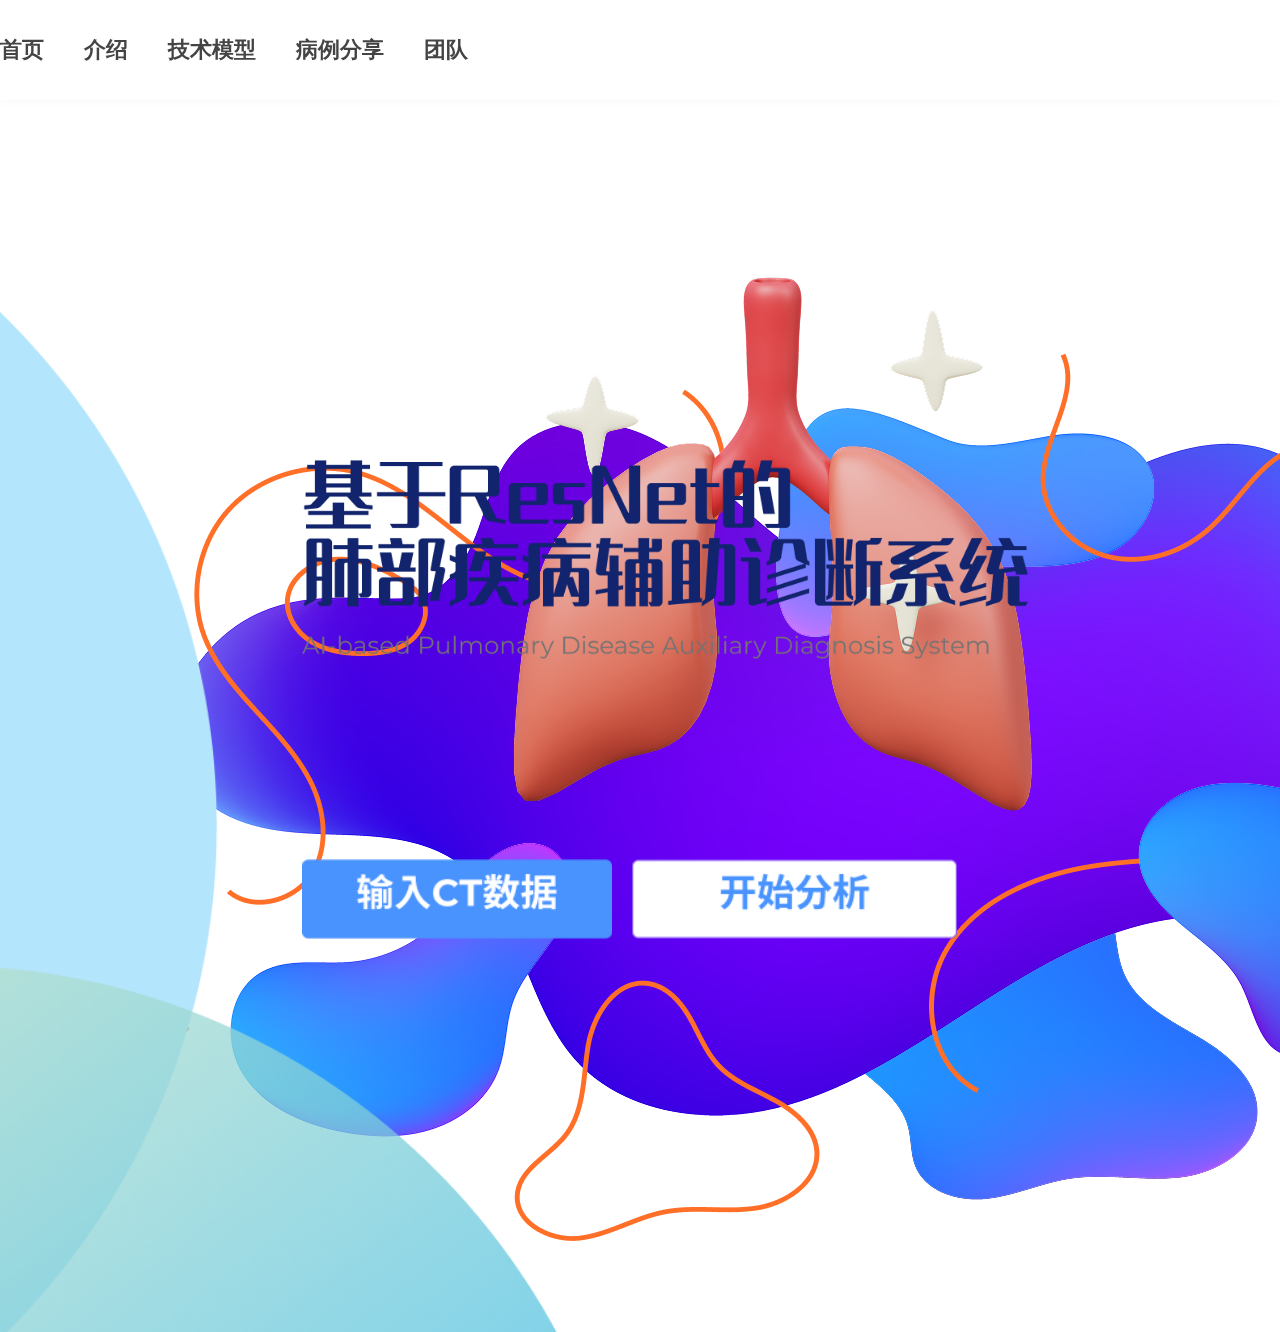
<file: AI_dazuoye/index.html>
<!DOCTYPE html>
<html>
    <head>
        <meta charset="utf-8" />
        <title>基于ResNet的肺部疾病辅助诊断系统</title>
        <link rel="stylesheet" href="css/style.css">
    </head>
    <body>
        <!-- 顶部导航栏 -->
        <nav class="navbar">
            <div class="nav-container">
                <ul class="nav-links">
                    <li><a href="index.html" class="active">首页</a></li>
                    <li><a href="jieshao.html" >介绍</a></li>
                    <li><a href="jishumoxing.html">技术模型</a></li>
                    <li><a href="binglifenxiang.html">病例分享</a></li>
                    <li><a href="tuandui.html">团队</a></li>
                </ul>
            </div>
        </nav>
        <main class="main-section">
            <!-- 左侧内容区 -->
            <div class="left-content">
                <img src="img/index/标题文字.png" alt="主标题" class="main-title-img">
                
                <div class="btn-group">
                    <img src="img/index/输入ct数据.png" alt="输入CT数据" class="btn-img btn-upload" id="btnUpload">
                    <img src="img/index/开始分析.png" alt="开始分析" class="btn-img btn-analyze" id="btnAnalyze">
                </div>
                <!-- 左下角渐变背景 -->
                <img src="img/index/backround 2.png" alt="左下角背景" class="bg-left-img">
            </div>
            <!-- 右侧插画区（可后续补充肺部插画） -->
            <div class="right-illustration">
                <img src="img/index/background new.png" alt="插画" class="illustration-img">
            </div>

        </main>
        <!-- 弹窗遮罩和弹窗内容 -->
        <div id="modal-mask" class="modal-mask" style="display:none;"></div>
        <div id="modal-upload" class="modal-dialog" style="display:none;">
            <!-- 弹窗1：上传CT图像数据 -->
            <div class="modal-header">
                <span class="modal-title">上传CT图像数据</span>
                <span class="modal-subtitle">Upload CT image data and wait for a while</span>
                <button class="modal-close" id="modalCloseBtn1">×</button>
            </div>
            <div class="modal-body">
                <div class="modal-upload-area" id="modalUploadArea">
                    <img src="img/弹窗/弹窗1.png" alt="上传CT图像" class="modal-upload-icon">
                    <div class="modal-upload-text">上传CT图像</div>
                    <div class="modal-upload-or">OR</div>
                    <label class="modal-upload-btn">
                        <input type="file" id="modalFileInput" style="display:none;">
                        浏览本地文件
                    </label>
                </div>
            </div>
            <div class="modal-footer">
                <button class="modal-btn modal-cancel" id="modalCancelBtn1">取消</button>
                <button class="modal-btn modal-primary" id="modalUploadBtn">生成</button>
            </div>
        </div>
        <div id="modal-upload-success" class="modal-dialog" style="display:none;">
            <!-- 弹窗2：上传成功 -->
            <div class="modal-header">
                <span class="modal-title">上传CT图像数据</span>
                <span class="modal-subtitle">Upload CT image data and wait for a while</span>
                <button class="modal-close" id="modalCloseBtn2">×</button>
            </div>
            <div class="modal-body">
                <div class="modal-upload-area modal-upload-area-success">
                    <img src="img/弹窗/弹窗2.png" alt="上传成功" class="modal-upload-icon">
                    <div class="modal-upload-text">成功上传CT图像</div>
                </div>
            </div>
            <div class="modal-footer">
                <button class="modal-btn modal-cancel" id="modalCancelBtn2">取消</button>
                <button class="modal-btn modal-primary" id="modalAnalyzeBtn">开始分析</button>
            </div>
        </div>
        <div id="modal-result" class="modal-dialog" style="display:none;">
            <!-- 弹窗3：分析结果 -->
            <div class="modal-header">
                <span class="modal-title">患病二分检测</span>
                <span class="modal-subtitle">Generate a binary detection for the disease</span>
                <button class="modal-close" id="modalCloseBtn3">×</button>
            </div>
            <div class="modal-body modal-body-flex">
                <img src="img/弹窗/患病装饰.png" alt="装饰" class="modal-bg-illu">
                <div class="modal-result-text">
                    <span class="modal-result-label">患病</span>
                </div>
                <img src="img/弹窗/患病ct.png" alt="CT结果" class="modal-ct-img">
            </div>
            <div class="modal-footer">
                <button class="modal-btn modal-cancel" id="modalCancelBtn3">取消</button>
                <button class="modal-btn modal-primary" id="modalReportBtn">生成辅助报告</button>
            </div>
        </div>
        <!-- 健康结果弹窗 -->
        <div id="modal-result-healthy" class="modal-dialog" style="display:none;min-width:600px;">
            <div class="modal-header">
                <span class="modal-title">健康二分检测</span>
                <span class="modal-subtitle">Generate a binary detection for the disease</span>
                <button class="modal-close" id="modalCloseBtn4">×</button>
            </div>
            <div class="modal-body modal-body-flex">
                <img src="img/弹窗/健康装饰.png" alt="装饰" class="modal-bg-illu">
                <div class="modal-result-text">
                    <span class="modal-result-label" style="color:#1abc9c;">健康</span>
                </div>
                <img src="img/弹窗/健康ct.png" alt="CT结果" class="modal-ct-img">
            </div>
            <div class="modal-footer">
                <button class="modal-btn modal-cancel" id="modalCancelBtn4">取消</button>
                <button class="modal-btn modal-primary" id="modalReportBtnHealthy">收到</button>
            </div>
        </div>
        <!-- 提示弹窗：请先输入CT数据 -->
        <div id="modal-tip" class="modal-dialog" style="display:none;min-width:320px;width:360px;">
            <div class="modal-header">
                <span class="modal-title">提示</span>
                <button class="modal-close" id="modalCloseBtnTip">×</button>
            </div>
            <div class="modal-body" style="padding-bottom:0;">
                <div style="font-size:18px;color:#1761a0;text-align:center;margin:24px 0 8px 0;">请先输入CT数据</div>
            </div>
            <div class="modal-footer" style="justify-content:center;">
                <button class="modal-btn modal-primary" id="modalTipOkBtn">确定</button>
            </div>
        </div>
        <script src="js/main.js"></script>
    </body>
</html>
</file>
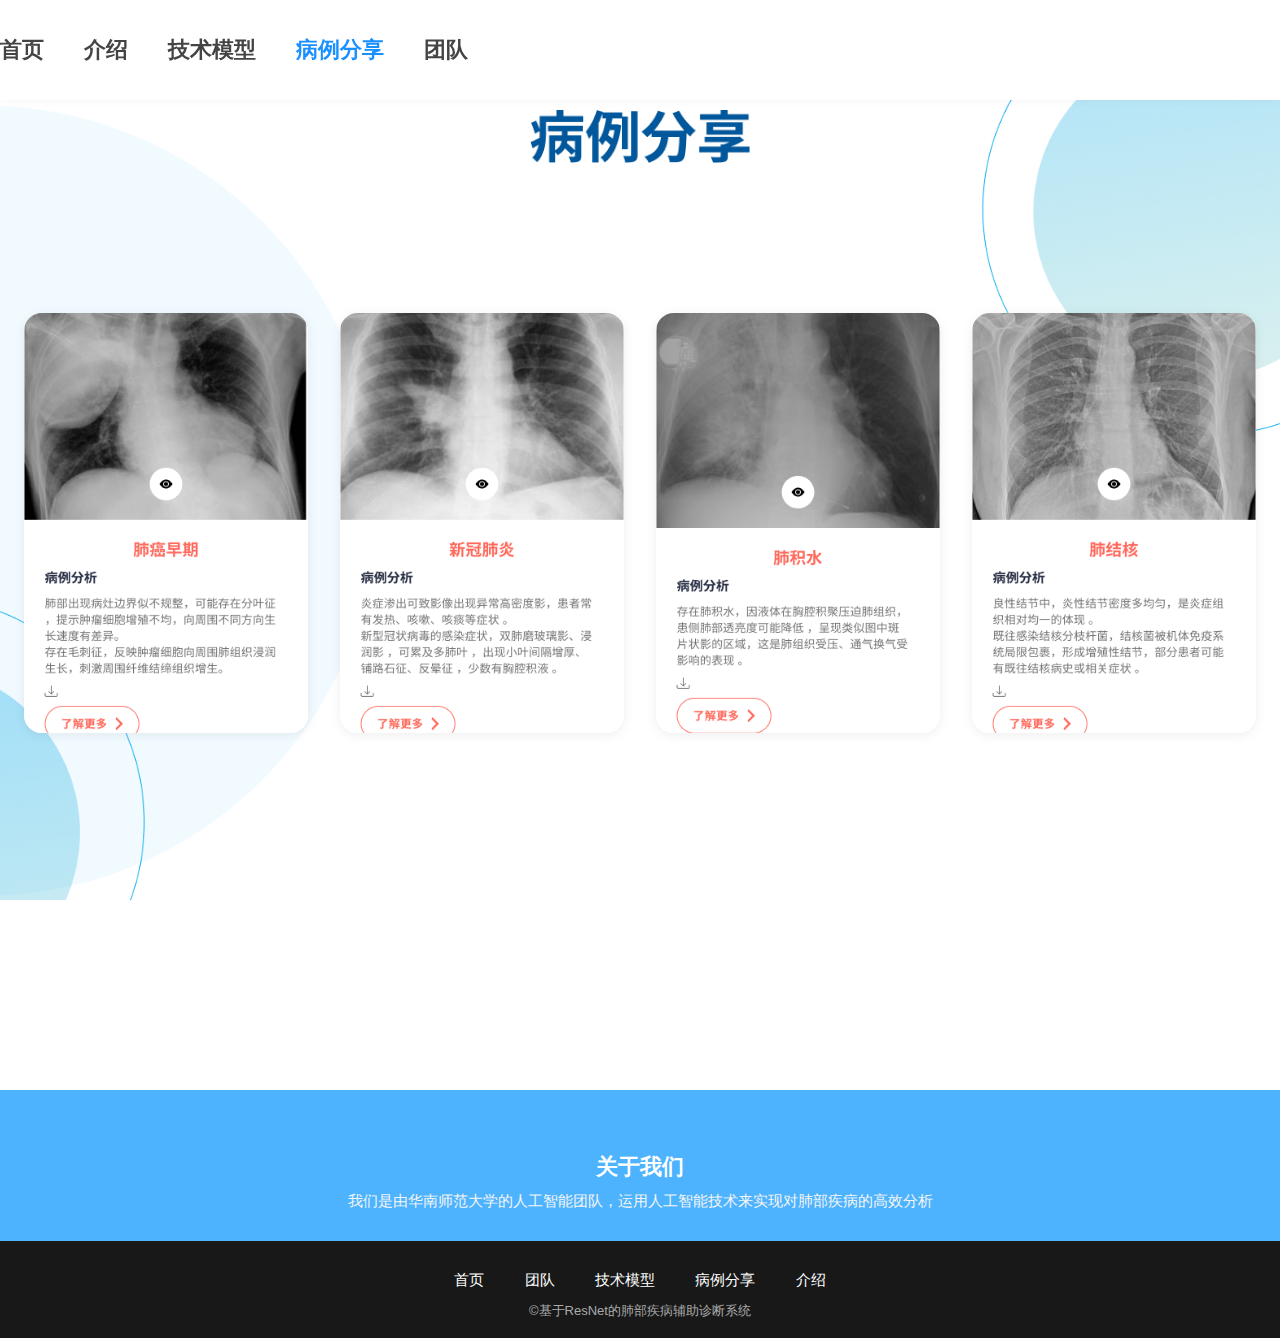
<file: AI_dazuoye/binglifenxiang.html>
<!DOCTYPE html>
<html>
<head>
    <meta charset="utf-8" />
    <title>病例分享 - 基于ResNet的肺部疾病辅助诊断系统</title>
    <link rel="stylesheet" href="css/jieshao.css">
    <style>
        .bingli-bg-full {
            position: fixed;
            left: 0; top: 0; width: 100vw; height: 100vh;
            z-index: 0;
            object-fit: cover;
            pointer-events: none;
            user-select: none;
        }
        .bingli-main {
            max-width: 1300px;
            margin: 0 auto;
            padding: 110px 24px 0 24px;
            position: relative;
            min-height: 100vh;
            z-index: 1;
        }
        .bingli-title {
            display: block;
            margin: 0 auto 40px auto;
            max-width: 220px;
            width: 40vw;
        }
        .bingli-cards {
            display: flex;
            flex-direction: row;
            justify-content: center;
            align-items: stretch;
            gap: 48px;
            margin-top: 150px;
            
            position: relative;
            z-index: 2;
        }
        .bingli-card-img {
            width: 380px;
            height: 500px;
            max-width: 100vw;
            border-radius: 18px;
            box-shadow: 0 2px 12px rgba(0,0,0,0.07);
            background: #fff;
            display: block;
            object-fit: cover;
        }
        @media (max-width: 1500px) {
            .bingli-card-img { width: 320px; height: 420px; }
            .bingli-cards { gap: 32px; }
        }
        @media (max-width: 1100px) {
            .bingli-card-img { width: 240px; height: 320px; }
            .bingli-cards { gap: 18px; }
        }
        @media (max-width: 900px) {
            .bingli-cards { flex-direction: column; align-items: center; gap: 24px; }
            .bingli-card-img { width: 90vw; max-width: 400px; height: auto; }
        }
    </style>
</head>
<body>
    <!-- 全屏背景图片 -->
    <img src="img/binglifenxiang/背景.png" alt="全屏背景" class="bingli-bg-full">
    <!-- 顶部导航栏 -->
    <nav class="navbar">
        <div class="nav-container">
            <ul class="nav-links">
                <li><a href="index.html">首页</a></li>
                <li><a href="jieshao.html">介绍</a></li>
                <li><a href="jishumoxing.html">技术模型</a></li>
                <li><a href="binglifenxiang.html" class="active">病例分享</a></li>
                <li><a href="tuandui.html">团队</a></li>
            </ul>
        </div>
    </nav>
    <main class="bingli-main">
        <!-- 标题图片 -->
        <div>
            <img src="img/binglifenxiang/标题.png" alt="病例分享" class="bingli-title"> 
        </div>
        <!-- 四个病例卡片 -->
        <div class="bingli-cards">
            <img src="img/binglifenxiang/col-md-1.png" alt="病例1" class="bingli-card-img">
            <img src="img/binglifenxiang/col-md-2.png" alt="病例2" class="bingli-card-img">
            <img src="img/binglifenxiang/col-md-3.png" alt="病例3" class="bingli-card-img">
            <img src="img/binglifenxiang/col-md-4.png" alt="病例4" class="bingli-card-img">
        </div>
    </main>
    <!-- 底部蓝色区块和页脚 -->
    <footer class="jieshao-footer">
        <div class="footer-blue">
            <div class="footer-about">
                <h3>关于我们</h3>
                <p>我们是由华南师范大学的人工智能团队，运用人工智能技术来实现对肺部疾病的高效分析</p>
            </div>
        </div>
        <div class="footer-black">
            <div class="footer-nav">
                <a href="index.html">首页</a>
                <a href="tuandui.html">团队</a>
                <a href="jishumoxing.html">技术模型</a>
                <a href="binglifenxiang.html">病例分享</a>
                <a href="jieshao.html">介绍</a>
            </div>
            <div class="footer-copyright">
                ©基于ResNet的肺部疾病辅助诊断系统
            </div>
        </div>
    </footer>
</body>
</html>
</file>
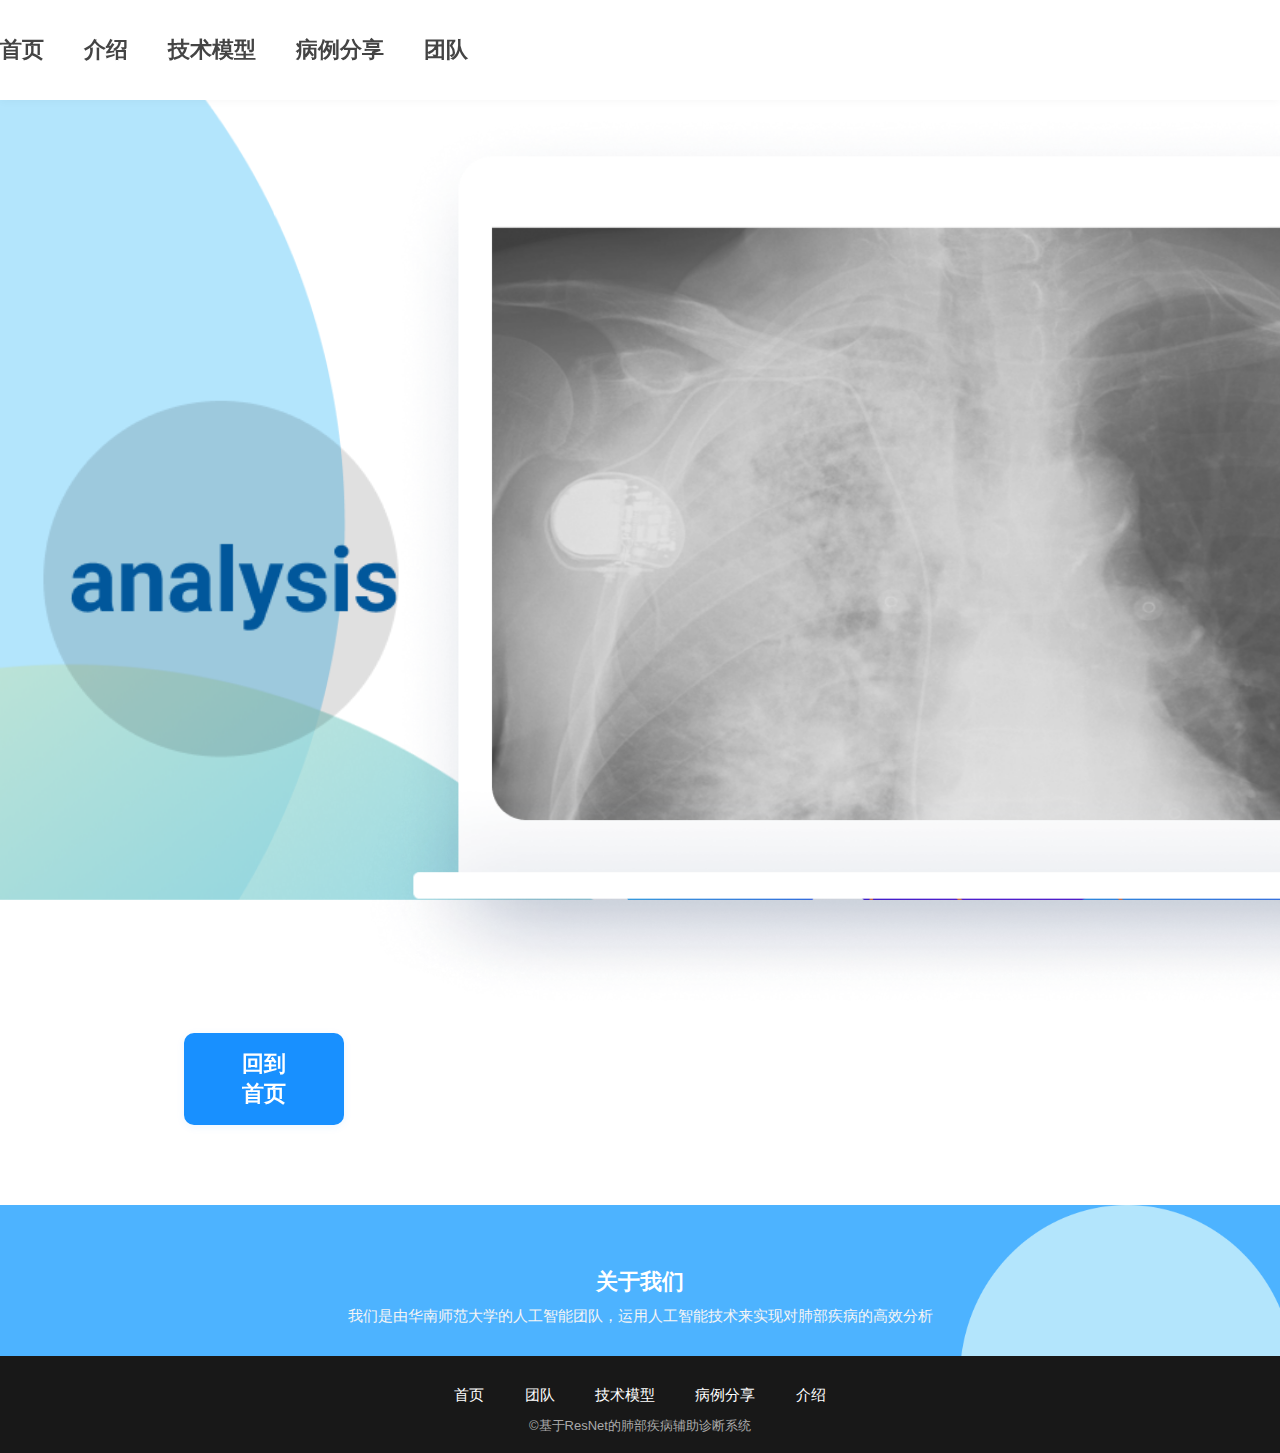
<file: AI_dazuoye/fenxi.html>
<!DOCTYPE html>
<html>
<head>
    <meta charset="utf-8" />
    <title>分析结果 - 基于ResNet的肺部疾病辅助诊断系统</title>
    <link rel="stylesheet" href="css/jieshao.css">
    <style>
        body { background: #fff; }
        .fenxi-main {
            max-width: 1600px;
            margin: 0 auto;
            padding: 110px 24px 0 24px;
            min-height: 100vh;
            position: relative;
            display: flex;
            flex-direction: row;
            align-items: flex-start;
            z-index: 1;
        }
        .fenxi-left {
            flex: 1.2;
            display: flex;
            flex-direction: column;
            align-items: flex-start;
            justify-content: center;
            z-index: 2;
            min-width: 320px;
        }
        .fenxi-text-img {
            width: 600px;
            max-width: 98vw;
            margin-bottom: 40px;
        }
        .fenxi-btn {
            display: inline-block;
            background: #1890ff;
            color: #fff;
            font-size: 22px;
            border: none;
            border-radius: 10px;
            padding: 16px 48px;
            margin-top: 18px;
            cursor: pointer;
            font-weight: bold;
            box-shadow: 0 2px 8px rgba(24,144,255,0.08);
            transition: background 0.2s;
        }
        .fenxi-btn:hover {
            background: #1761a0;
        }
        .fenxi-right {
            flex: 2;
            display: flex;
            align-items: center;
            justify-content: center;
            z-index: 2;
        }
        .fenxi-show-img {
            width: 900px;
            max-width: 98vw;
            border-radius: 22px;
            box-shadow: 0 2px 18px rgba(0,0,0,0.07);
            background: transparent;
        }
        .fenxi-bg-left {
            position: fixed;
            left: 0; top: 0;
            width: 800px;
            height: 100vh;
            max-width: 70vw;
            min-width: 200px;
            z-index: 0;
            pointer-events: none;
            user-select: none;
            object-fit: cover;
        }
        .fenxi-bg-right {
            position: fixed;
            right: 0; bottom: 0;
            width: 700px;
            max-width: 60vw;
            min-width: 200px;
            z-index: 0;
            pointer-events: none;
            user-select: none;
        }
        @media (max-width: 1300px) {
            .fenxi-text-img { width: 90vw; }
            .fenxi-show-img { width: 98vw; }
            .fenxi-bg-left { width: 60vw; }
        }
        @media (max-width: 1100px) {
            .fenxi-main { flex-direction: column; align-items: center; }
            .fenxi-left, .fenxi-right { width: 100%; align-items: center; }
            .fenxi-text-img { width: 98vw; }
            .fenxi-show-img { width: 98vw; }
            .fenxi-bg-left, .fenxi-bg-right { width: 60vw; min-width: 120px; height: 60vw; }
        }
    </style>
</head>
<body>
    <!-- 背景装饰 -->
    <img src="img/分析/Background 2.png" alt="左侧背景" class="fenxi-bg-left">
    <img src="img/分析/background 1.png" alt="右下背景" class="fenxi-bg-right">
    <!-- 顶部导航栏 -->
    <nav class="navbar">
        <div class="nav-container">
            <ul class="nav-links">
                <li><a href="index.html">首页</a></li>
                <li><a href="jieshao.html">介绍</a></li>
                <li><a href="jishumoxing.html">技术模型</a></li>
                <li><a href="binglifenxiang.html">病例分享</a></li>
                <li><a href="tuandui.html">团队</a></li>
            </ul>
        </div>
    </nav>
    <main class="fenxi-main">
        <!-- 左侧分析文字图片和按钮 -->
        <div class="fenxi-left">
            <img src="img/分析/分析文字.png" alt="分析文字" class="fenxi-text-img">
            <button class="fenxi-btn" onclick="window.location.href='index.html'" style="margin-left: 50%;">回到首页</button>
        </div>
        <!-- 右侧展示框图片 -->
        <div class="fenxi-right">
            <img src="img/分析/患病显示屏.png" alt="展示框" class="fenxi-show-img" style="box-shadow: none; border-radius: 0;">
        </div>
    </main>
    <!-- 底部蓝色区块和页脚 -->
    <footer class="jieshao-footer">
        <div class="footer-blue">
            <img src="img/jieshao/Background 3.png" alt="背景3" class="bg-decor-footer">
            <div class="footer-about">
                <h3>关于我们</h3>
                <p>我们是由华南师范大学的人工智能团队，运用人工智能技术来实现对肺部疾病的高效分析</p>
            </div>
        </div>
        <div class="footer-black">
            <div class="footer-nav">
                <a href="index.html">首页</a>
                <a href="tuandui.html">团队</a>
                <a href="jishumoxing.html">技术模型</a>
                <a href="binglifenxiang.html">病例分享</a>
                <a href="jieshao.html">介绍</a>
            </div>
            <div class="footer-copyright">
                ©基于ResNet的肺部疾病辅助诊断系统
            </div>
        </div>
    </footer>
</body>
</html>
</file>
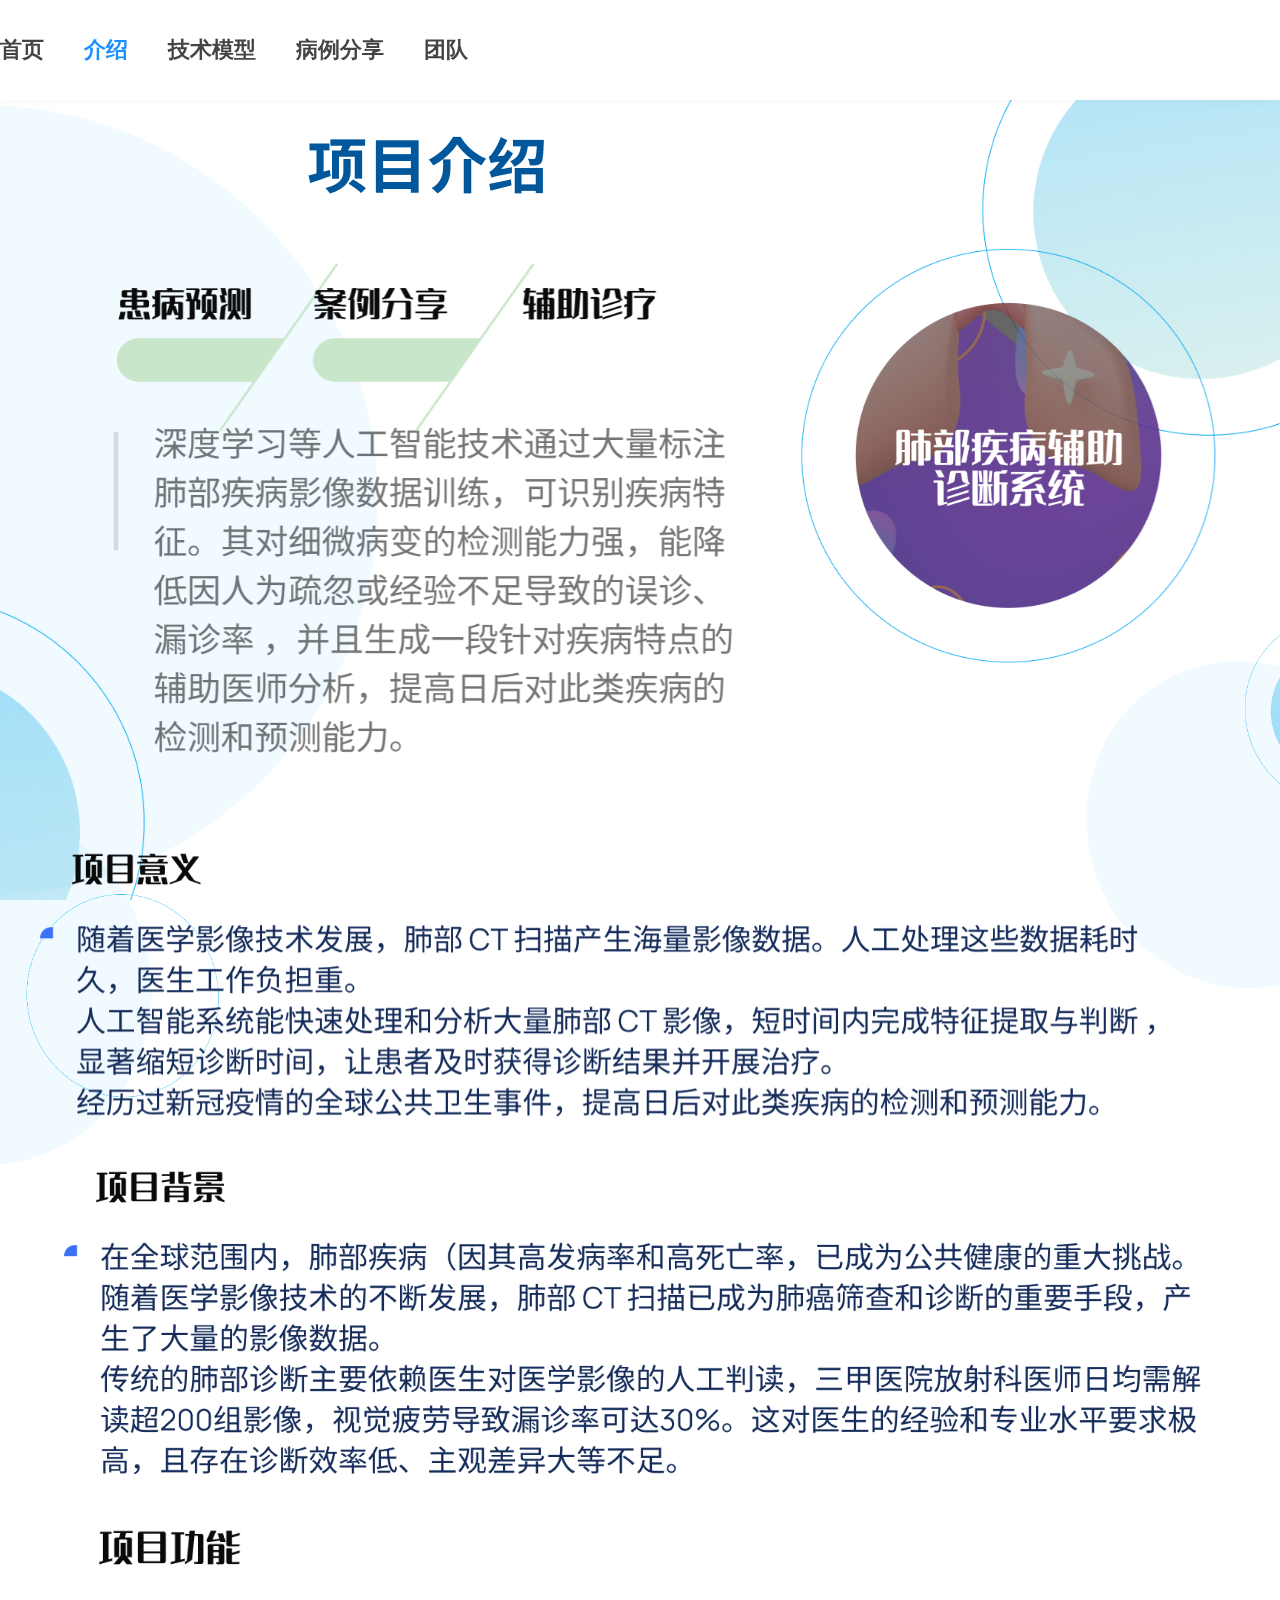
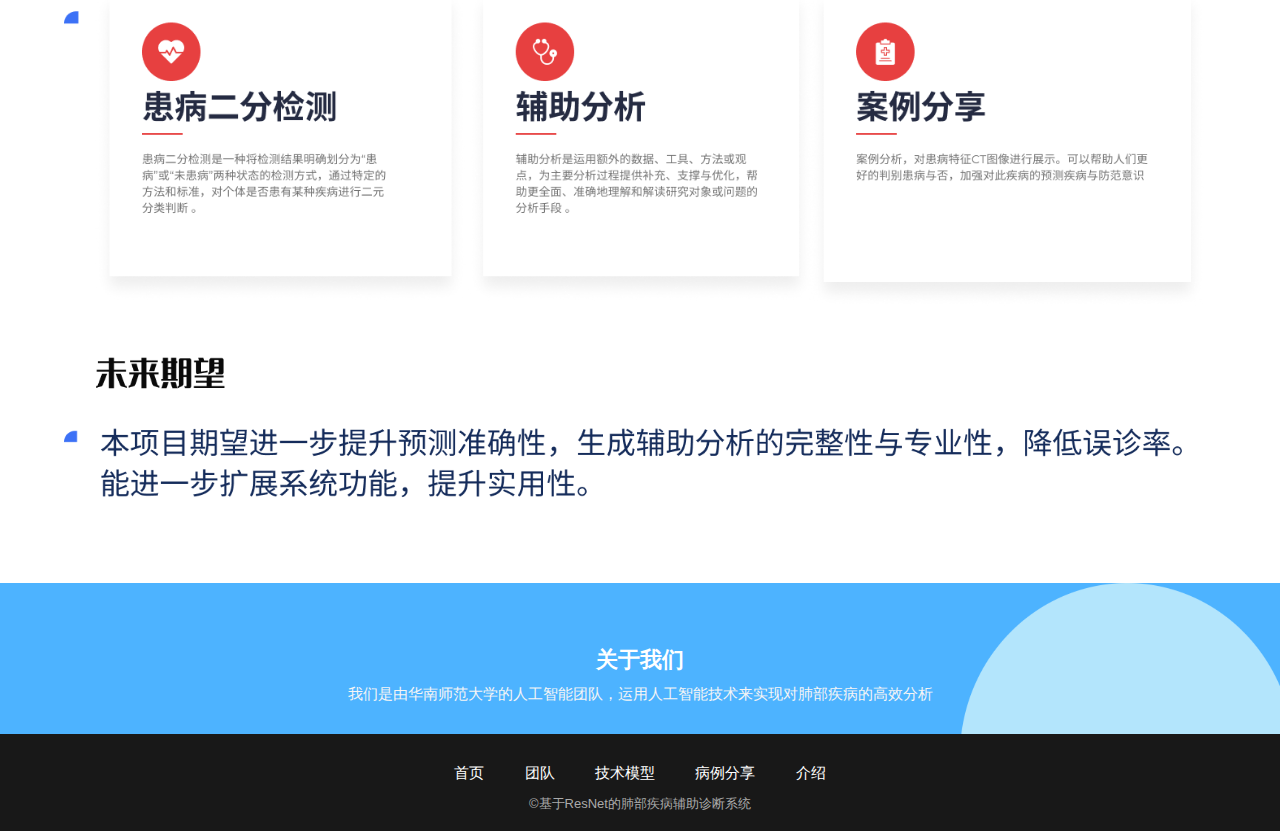
<file: AI_dazuoye/jieshao.html>
<!DOCTYPE html>
<html>
<head>
    <meta charset="utf-8" />
    <title>项目介绍 - 基于ResNet的肺部疾病辅助诊断系统</title>
    <link rel="stylesheet" href="css/jieshao.css">
    <style>
        body { background: #fff; }
        .jieshao-main {
            max-width: 1200px;
            margin: 0 auto;
            padding: 110px 24px 0 24px;
            position: relative;
            min-height: 100vh;
            z-index: 1;
        }
        .jieshao-bg {
            position: fixed;
            top: 0;
            left: 0;
            width: 100%;
            height: 100%;
            z-index: 0;
            pointer-events: none;
            user-select: none;
            object-fit: cover;
        }
    </style>
</head>
<body>
    <!-- 背景装饰 -->
    <img src="img/tuandui/Background.png" alt="背景" class="jieshao-bg">
    <!-- 顶部导航栏 -->
    <nav class="navbar">
        <div class="nav-container">
            <ul class="nav-links">
                <li><a href="index.html">首页</a></li>
                <li><a href="jieshao.html" class="active">介绍</a></li>
                <li><a href="jishumoxing.html">技术模型</a></li>
                <li><a href="binglifenxiang.html">病例分享</a></li>
                <li><a href="tuandui.html">团队</a></li>
            </ul>
        </div>
    </nav>
    <main class="jieshao-main">
        <!-- 主标题图片 -->
        <div>
            <img src="img/jieshao/标题.png"
        </div>
        <div class="jieshao-img-block">
            
            <img src="img/jieshao/介绍.png" alt="项目介绍" class="jieshao-section-img">
        </div>
        <!-- 项目背景区块，右侧装饰 -->
        <div class="jieshao-img-block bg-row-block">
            
            <img src="img/jieshao/Background 1.png" alt="背景1" class="bg-decor bg-decor-right">
        </div>
        <!-- 项目意义区块，左侧装饰 -->
        <div class="jieshao-img-block bg-row-block">
            <img src="img/jieshao/Background 2.png" alt="背景2" class="bg-decor bg-decor-left">
            <img src="img/jieshao/项目意义.png" alt="项目意义" class="jieshao-section-img">
        </div>
        <div class="jieshao-img-block">
            <img src="img/jieshao/项目背景.png" alt="项目背景" class="jieshao-section-img">
        </div>
        <div class="jieshao-img-block">
            <img src="img/jieshao/项目功能.png" alt="项目功能" class="jieshao-section-img">
        </div>
        <div class="jieshao-img-block">
            <img src="img/jieshao/未来期望.png" alt="未来期望" class="jieshao-section-img">
        </div>
       
        
    </main>
    <!-- 底部蓝色区块和页脚 -->
    <footer class="jieshao-footer">
        <div class="footer-blue">
            <img src="img/jieshao/Background 3.png" alt="背景3" class="bg-decor-footer">
            <div class="footer-about">
                <h3>关于我们</h3>
                <p>我们是由华南师范大学的人工智能团队，运用人工智能技术来实现对肺部疾病的高效分析</p>
            </div>
        </div>
        <div class="footer-black">
            <div class="footer-nav">
                <a href="index.html">首页</a>
                <a href="tuandui.html">团队</a>
                <a href="jishumoxing.html">技术模型</a>
                <a href="binglifenxiang.html">病例分享</a>
                <a href="jieshao.html">介绍</a>
            </div>
            <div class="footer-copyright">
                ©基于ResNet的肺部疾病辅助诊断系统
            </div>
        </div>
    </footer>
</body>
</html>
</file>
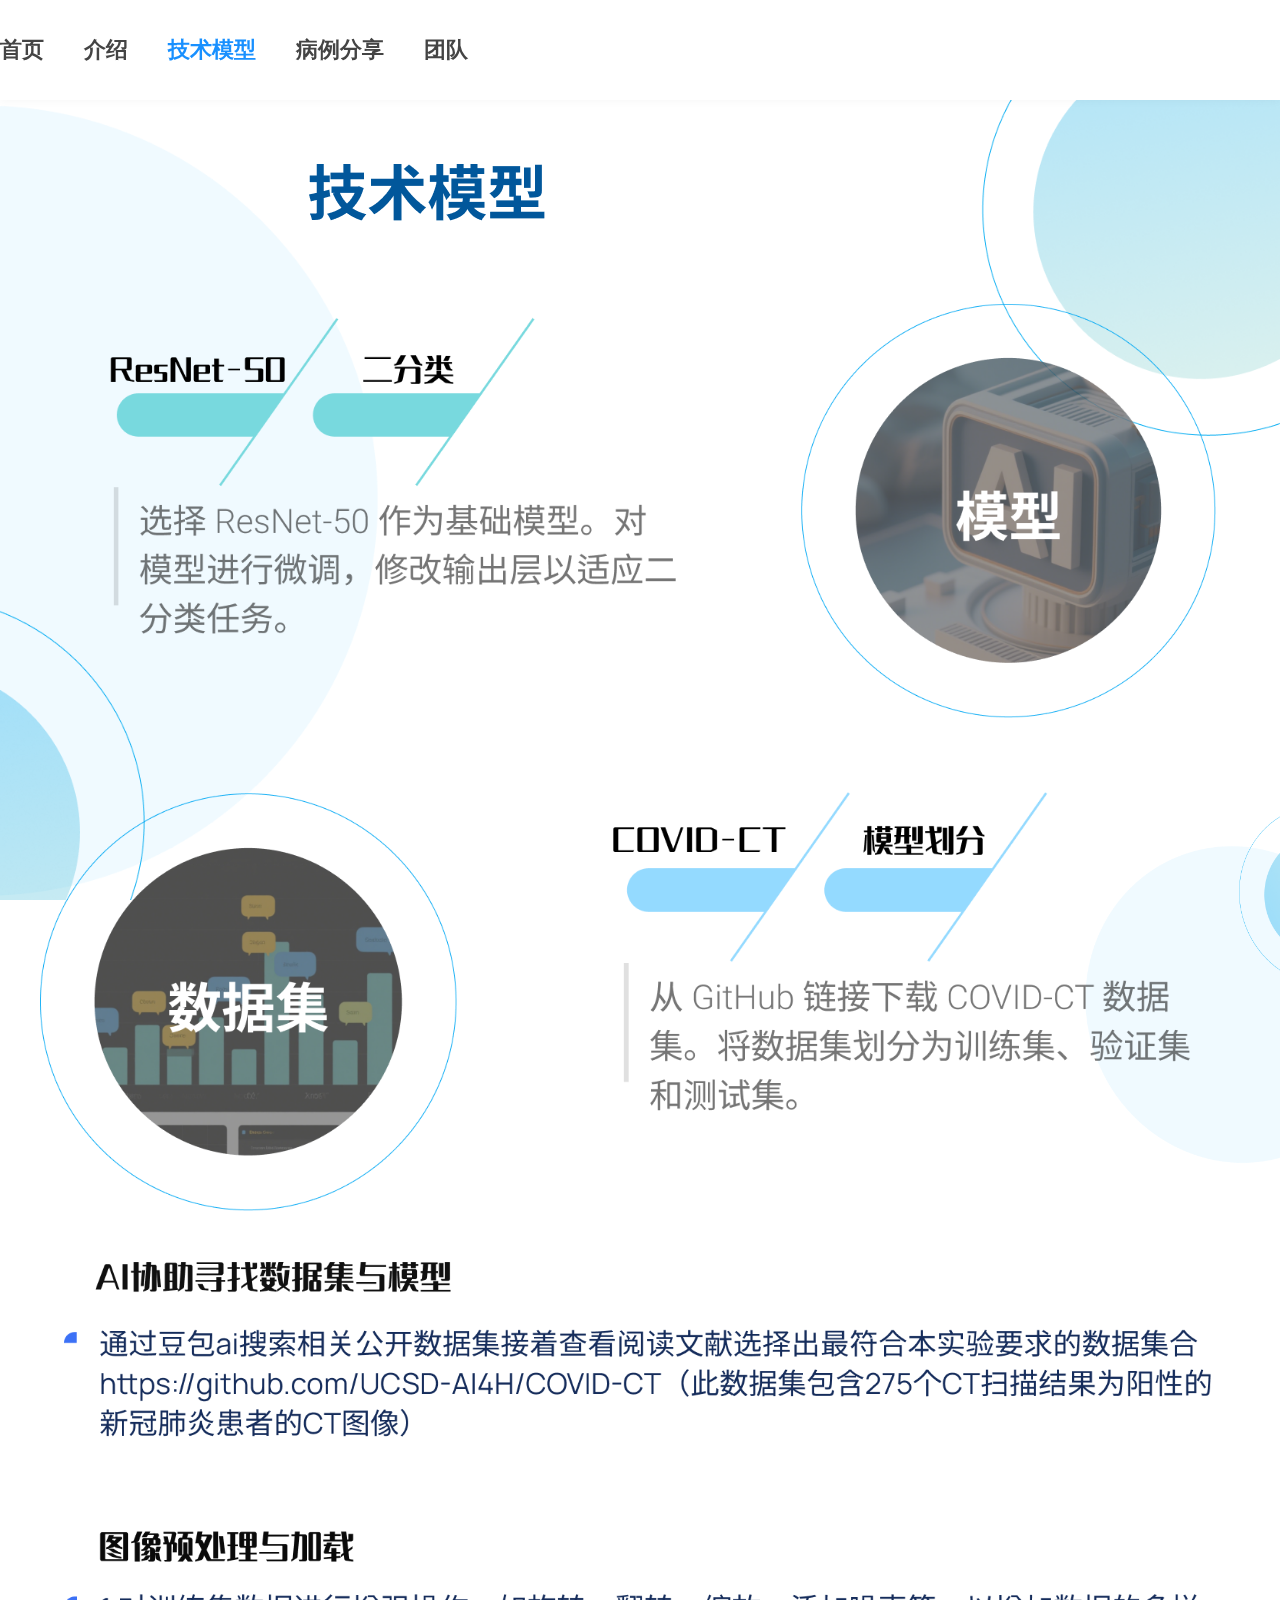
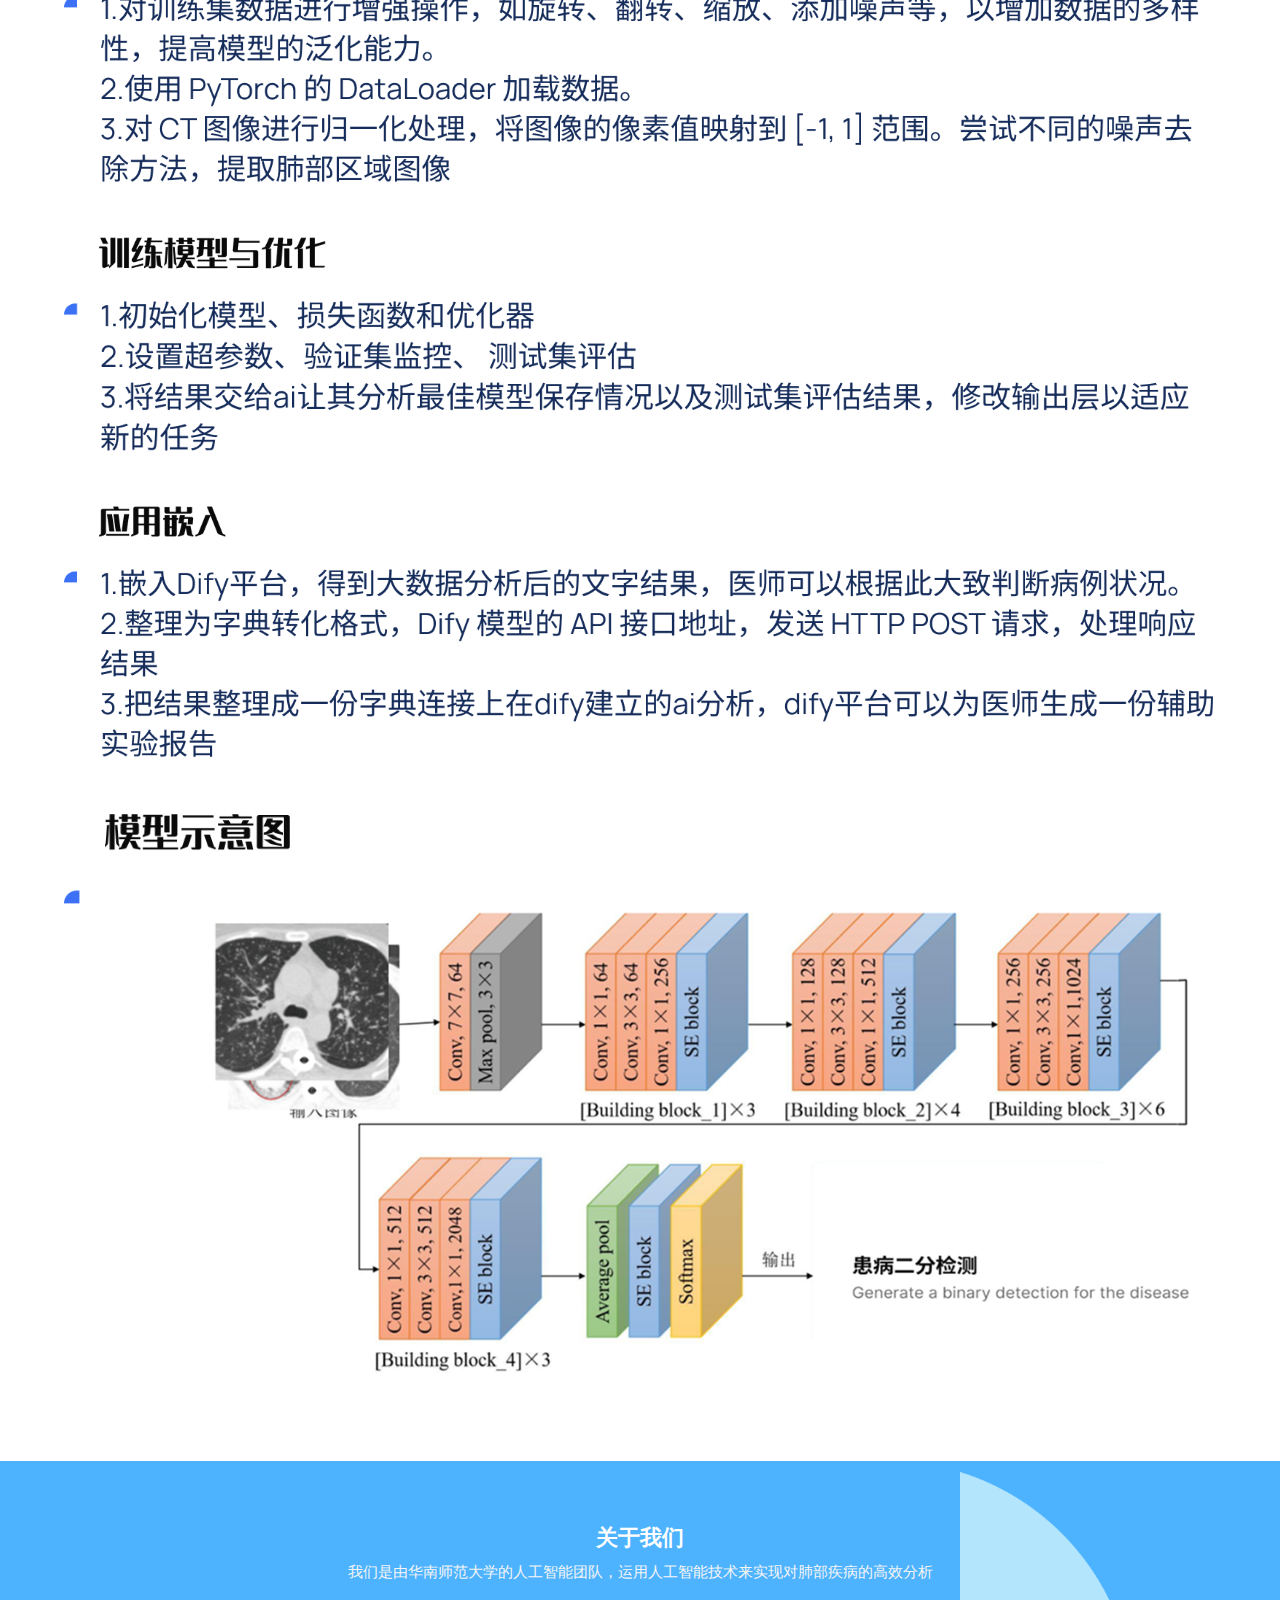
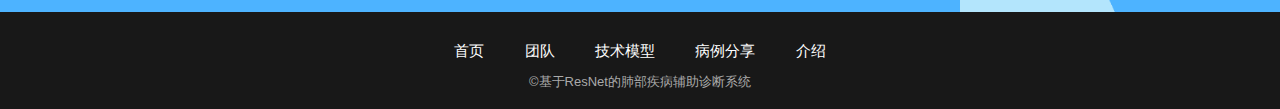
<file: AI_dazuoye/jishumoxing.html>
<!DOCTYPE html>
<html>
<head>
    <meta charset="utf-8" />
    <title>技术模型 - 基于ResNet的肺部疾病辅助诊断系统</title>
    <link rel="stylesheet" href="css/jieshao.css">
    <style>
        .jishumoxing-bg {
            position: fixed;
            top: 0;
            left: 0;
            width: 100%;
            height: 100%;
            z-index: 0;
            pointer-events: none;
            user-select: none;
            object-fit: cover;
        }
    </style>
</head>
<body>
    <!-- 背景装饰 -->
    <img src="img/tuandui/Background.png" alt="背景" class="jishumoxing-bg">
    <!-- 顶部导航栏 -->
    <nav class="navbar">
        <div class="nav-container">
            <ul class="nav-links">
                <li><a href="index.html">首页</a></li>
                <li><a href="jieshao.html">介绍</a></li>
                <li><a href="jishumoxing.html" class="active">技术模型</a></li>
                <li><a href="binglifenxiang.html">病例分享</a></li>
                <li><a href="tuandui.html">团队</a></li>
            </ul>
        </div>
    </nav>
    <main class="jieshao-main">
        <!-- 主标题图片 -->

        <div>
            <img src="img/jishumoxing/标题.png"
        </div>

        <div class="jieshao-img-block">
            <img src="img/jishumoxing/模型模块.png" alt="模型" class="jieshao-section-img">
        </div>
        <!-- 数据集区块，右侧装饰 -->
        <div class="jieshao-img-block bg-row-block">
            <img src="img/jishumoxing/数据集模块.png" alt="数据集" class="jieshao-section-img">
            <img src="img/jishumoxing/background 1.png" alt="背景1" class="bg-decor bg-decor-right">
        </div>
        <!-- 技术介绍1-4 四角错落分布 -->
        <div class="jieshao-img-block">
            <img src="img/jishumoxing/文字1.png" alt="文字1" class="jieshao-section-img">
        </div>
        <div class="jieshao-img-block">
            <img src="img/jishumoxing/文字2.png" alt="文字2" class="jieshao-section-img">
        </div>
        <div class="jieshao-img-block">
            <img src="img/jishumoxing/文字3.png" alt="文字3" class="jieshao-section-img">
        </div>
        <div class="jieshao-img-block">
            <img src="img/jishumoxing/文字4.png" alt="文字4" class="jieshao-section-img">
        </div>
        <div class="jieshao-img-block">
            <img src="img/jishumoxing/文字5.png" alt="文字5" class="jieshao-section-img">
        </div>
    </main>
    <!-- 底部蓝色区块和页脚 -->
    <footer class="jieshao-footer">
        <div class="footer-blue">
            <img src="img/jishumoxing/Background 3.png" alt="背景3" class="bg-decor-footer">
            <div class="footer-about">
                <h3>关于我们</h3>
                <p>我们是由华南师范大学的人工智能团队，运用人工智能技术来实现对肺部疾病的高效分析</p>
            </div>
        </div>
        <div class="footer-black">
            <div class="footer-nav">
                <a href="index.html">首页</a>
                <a href="tuandui.html">团队</a>
                <a href="jishumoxing.html">技术模型</a>
                <a href="binglifenxiang.html">病例分享</a>
                <a href="jieshao.html">介绍</a>
            </div>
            <div class="footer-copyright">
                ©基于ResNet的肺部疾病辅助诊断系统
            </div>
        </div>
    </footer>
</body>
</html>
</file>
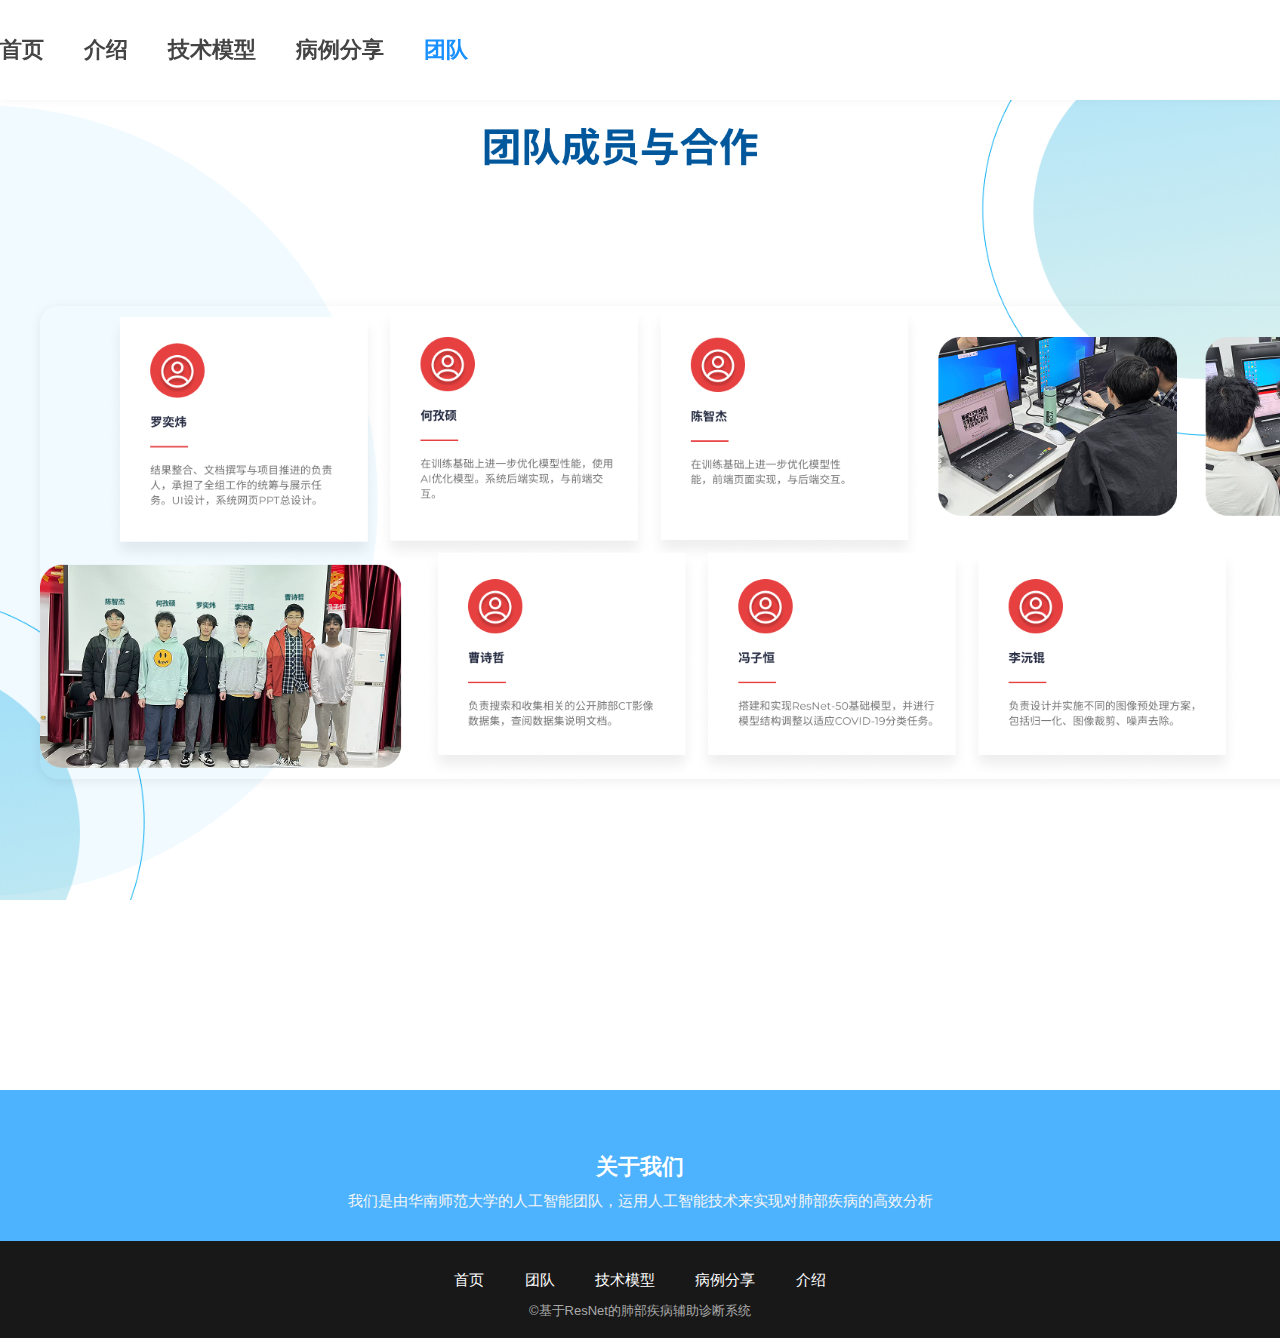
<file: AI_dazuoye/tuandui.html>
<!DOCTYPE html>
<html>
<head>
    <meta charset="utf-8" />
    <title>团队 - 基于ResNet的肺部疾病辅助诊断系统</title>
    <link rel="stylesheet" href="css/jieshao.css">
    <style>
        .tuandui-bg-full {
            position: fixed;
            left: 0; top: 0; width: 100vw; height: 100vh;
            z-index: 0;
            object-fit: cover;
            pointer-events: none;
            user-select: none;
        }
        .tuandui-main {
            max-width: 1200px;
            margin: 0 auto;
            padding: 110px 24px 0 24px;
            position: relative;
            min-height: 100vh;
            z-index: 1;
            display: flex;
            flex-direction: column;
            align-items: center;
        }
        .tuandui-title {
            display: block;
            margin: 0 auto 40px auto;
            max-width: 550px;
            width: 80vw;
        }
        .tuandui-persons {
            display: block;
            margin: 0 auto 60px auto;
            max-width: 1300px;
            width: 118vw;
            border-radius: 18px;
            box-shadow: 0 2px 12px rgba(0,0,0,0.07);
            background: transparent;
            margin-top: 80px;
        }
        @media (max-width: 900px) {
            .tuandui-title { max-width: 220px; width: 80vw; }
            .tuandui-persons { max-width: 98vw; }
        }
    </style>
</head>
<body>
    <!-- 全屏背景图片 -->
    <img src="img/tuandui/Background.png" alt="全屏背景" class="tuandui-bg-full">
    <!-- 顶部导航栏 -->
    <nav class="navbar">
        <div class="nav-container">
            <ul class="nav-links">
                <li><a href="index.html">首页</a></li>
                <li><a href="jieshao.html">介绍</a></li>
                <li><a href="jishumoxing.html">技术模型</a></li>
                <li><a href="binglifenxiang.html">病例分享</a></li>
                <li><a href="tuandui.html" class="active">团队</a></li>
            </ul>
        </div>
    </nav>
    <main class="tuandui-main">
        <!-- 标题图片 -->
        <img src="img/tuandui/标题.png" alt="团队成员与合作" class="tuandui-title">
        <!-- 人员图片 -->
        <img src="img/tuandui/团队.png" alt="团队成员" class="tuandui-persons">
    </main>
    <!-- 底部蓝色区块和页脚 -->
    <footer class="jieshao-footer">
        <div class="footer-blue">
            <div class="footer-about">
                <h3>关于我们</h3>
                <p>我们是由华南师范大学的人工智能团队，运用人工智能技术来实现对肺部疾病的高效分析</p>
            </div>
        </div>
        <div class="footer-black">
            <div class="footer-nav">
                <a href="index.html">首页</a>
                <a href="tuandui.html">团队</a>
                <a href="jishumoxing.html">技术模型</a>
                <a href="binglifenxiang.html">病例分享</a>
                <a href="jieshao.html">介绍</a>
            </div>
            <div class="footer-copyright">
                ©基于ResNet的肺部疾病辅助诊断系统
            </div>
        </div>
    </footer>
</body>
</html>
</file>
<file: AI_dazuoye/css/style.css>
* {
    margin: 0;
    padding: 0;
    box-sizing: border-box;
}

body {
    font-family: 'Microsoft YaHei', sans-serif;
    background: #fff;
    margin: 0;
    padding: 0;
    overflow-x: hidden;
}

/* 顶部导航栏 */
.navbar {
    width: 100vw;
    background: #fff;
    box-shadow: 0 2px 8px rgba(0,0,0,0.03);
    position: fixed;
    top: 0;
    left: 0;
    z-index: 100;
}
.nav-container {
    max-width: 1400px;
    margin: 0 auto;
    height: 100px;
    display: flex;
    align-items: center;
    justify-content: flex-start;
}
.nav-links {
    display: flex;
    align-items: center;
    height: 70px;
    list-style: none;
    padding-left: 0;
}
.nav-links li {
    margin-right: 40px;
    display: flex;
    align-items: center;
}
.nav-home-img {
    height: 32px;
    width: auto;
    display: block;
}
.nav-links a {
    font-size: 22px;
    font-weight: bold;
    color: #444;
    text-decoration: none;
    transition: color 0.2s;
}
.nav-links a:hover {
    color: #1890ff;
}

/* 主体布局 */
.main-section {
    display: flex;
    flex-direction: row;
    justify-content: space-between;
    align-items: stretch;
    min-height: 100vh;
    padding-top: 70px;
    position: relative;
}
.left-content {
    flex: 1.2;
    display: flex;
    flex-direction: column;
    justify-content: center;
    align-items: flex-start;
    padding: 80px 0 0 8vw;
    position: relative;
    min-width: 600px;
}
.main-title-img {
    width: 800px;
    max-width: 90vw;
    margin-bottom: 10px;
    z-index: 2;
    display: block;
    margin-left: 200px;
    margin-bottom: 200px;
}
.sub-title-img {
    width: 500px;
    max-width: 80vw;
    margin-bottom: 40px;
    z-index: 2;
}
.btn-group {
    display: flex;
    flex-direction: row;
    gap: 20px;
    margin-bottom: 40px;
    z-index: 2;
    margin-left: 200px;
    margin-bottom: 0px;
}
.btn-img {
    cursor: pointer;
    height: 80px;
    width: auto;
    transition: transform 0.1s;
}
.btn-img:active {
    transform: scale(0.97);
}
.bg-left-img {
    position: absolute;
    left: -10vw;
    bottom: -10vh;
    width: 60vw;
    min-width: 600px;
    max-width: 900px;
    z-index: 1;
    pointer-events: none;
    user-select: none;
}

/* 右侧插画区 */
.right-illustration {
    flex: 1;
    display: flex;
    align-items: center;
    justify-content: center;
    position: relative;
    min-width: 300px;
}

@media (max-width: 1100px) {
    .main-title-img { width: 400px; margin-left: 30px; margin-bottom: 200px; }
    .sub-title-img { width: 320px; }
    .left-content { min-width: 350px; padding-left: 4vw; }
    .bg-left-img { min-width: 350px; }
    .btn-group { margin-left: 30px; }
}
@media (max-width: 800px) {
    .main-section { flex-direction: column; }
    .left-content { align-items: center; padding: 80px 0 0 0; min-width: 0; }
    .main-title-img, .sub-title-img { width: 90vw; margin-left: 0; margin-bottom: 200px; }
    .bg-left-img { left: -30vw; width: 120vw; }
    .right-illustration { min-width: 0; }
    .btn-group { margin-left: 0; }
}

/* 主要内容区域样式 */
.main-content {
    max-width: 1200px;
    margin: 80px auto 0;
    padding: 20px;
}

.upload-section {
    background-color: #fff;
    border-radius: 8px;
    padding: 30px;
    margin-bottom: 30px;
    box-shadow: 0 2px 8px rgba(0,0,0,0.1);
}

.upload-section h2 {
    margin-bottom: 20px;
    color: #333;
}

.upload-area {
    border: 2px dashed #ddd;
    border-radius: 8px;
    padding: 40px;
    text-align: center;
    cursor: pointer;
    transition: border-color 0.3s;
}

.upload-area:hover {
    border-color: #1890ff;
}

.upload-box img {
    width: 64px;
    height: 64px;
    margin-bottom: 15px;
}

.upload-box p {
    color: #666;
    margin: 5px 0;
}

.file-types {
    font-size: 14px;
    color: #999;
}

/* 分析按钮样式 */
.analysis-section {
    text-align: center;
}

.start-analysis-btn {
    background-color: #1890ff;
    color: #fff;
    border: none;
    padding: 12px 40px;
    font-size: 16px;
    border-radius: 4px;
    cursor: pointer;
    transition: background-color 0.3s;
}

.start-analysis-btn:hover {
    background-color: #40a9ff;
}

.start-analysis-btn:disabled {
    background-color: #ccc;
    cursor: not-allowed;
}

/* 弹窗遮罩 */
.modal-mask {
    position: fixed;
    left: 0; top: 0; right: 0; bottom: 0;
    background: rgba(0,0,0,0.18);
    z-index: 1001;
}
/* 弹窗主体 */
.modal-dialog {
    position: fixed;
    left: 50%; top: 50%;
    transform: translate(-50%, -50%);
    background: #fff;
    border-radius: 18px;
    box-shadow: 0 8px 32px 0 rgba(0,0,0,0.18);
    min-width: 420px;
    max-width: 95vw;
    width: 540px;
    z-index: 1002;
    padding: 0;
    animation: modalIn 0.2s;
}
@keyframes modalIn {
    from { opacity: 0; transform: translate(-50%,-60%); }
    to { opacity: 1; transform: translate(-50%,-50%); }
}
.modal-header {
    padding: 28px 32px 0 32px;
    display: flex;
    flex-direction: column;
    align-items: flex-start;
    position: relative;
}
.modal-title {
    font-size: 20px;
    font-weight: bold;
    color: #222;
    margin-bottom: 4px;
}
.modal-subtitle {
    font-size: 14px;
    color: #888;
    margin-bottom: 18px;
}
.modal-close {
    position: absolute;
    right: 24px;
    top: 24px;
    background: none;
    border: none;
    font-size: 24px;
    color: #888;
    cursor: pointer;
    transition: color 0.2s;
}
.modal-close:hover { color: #1761a0; }
.modal-body {
    padding: 0 32px 0 32px;
    min-height: 120px;
    display: flex;
    flex-direction: column;
    align-items: center;
    justify-content: center;
}
.modal-upload-area {
    width: 100%;
    min-height: 120px;
    background: #eaf6ff;
    border: 2px dashed #b8d8f6;
    border-radius: 10px;
    margin: 0 0 18px 0;
    display: flex;
    flex-direction: column;
    align-items: center;
    justify-content: center;
    padding: 32px 0;
    position: relative;
}
.modal-upload-icon {
    width: 48px;
    height: 48px;
    margin-bottom: 8px;
}
.modal-upload-text {
    font-size: 16px;
    color: #1761a0;
    margin-bottom: 4px;
}
.modal-upload-or {
    color: #bbb;
    font-size: 13px;
    margin: 8px 0 8px 0;
}
.modal-upload-btn {
    color: #1761a0;
    border: 1px solid #1761a0;
    border-radius: 6px;
    padding: 4px 18px;
    font-size: 15px;
    cursor: pointer;
    background: #fff;
    transition: background 0.2s, color 0.2s;
    margin-top: 4px;
    display: inline-block;
}
.modal-upload-btn:hover {
    background: #eaf6ff;
    color: #1761a0;
}
.modal-upload-area-success {
    background: #eaf6ff;
    border: 2px dashed #b8d8f6;
}
.modal-footer {
    padding: 18px 32px 28px 32px;
    display: flex;
    justify-content: flex-end;
    gap: 16px;
}
.modal-btn {
    min-width: 72px;
    padding: 7px 18px;
    border-radius: 6px;
    font-size: 15px;
    border: none;
    cursor: pointer;
    transition: background 0.2s, color 0.2s;
}
.modal-cancel {
    background: #fff;
    color: #666;
    border: 1px solid #e0e0e0;
}
.modal-cancel:hover {
    background: #f5f5f5;
}
.modal-primary {
    background: #1761a0;
    color: #fff;
    border: 1px solid #1761a0;
}
.modal-primary:hover {
    background: #2176d2;
    border-color: #2176d2;
}
/* 弹窗3分析结果样式 */
.modal-body-flex {
    display: flex;
    flex-direction: row;
    align-items: center;
    justify-content: flex-start;
    gap: 32px;
    min-height: 180px;
}
.modal-bg-illu {
    width: 120px;
    height: 120px;
    border-radius: 12px;
    background: #f8f8f8;
}
.modal-result-text {
    font-size: 44px;
    color: #a32a1c;
    font-weight: bold;
    margin: 0 18px;
    letter-spacing: 2px;
}
.modal-result-label {
    color: #a32a1c;
    font-size: 44px;
    font-weight: bold;
}
.modal-ct-img {
    width: 160px;
    height: 120px;
    border-radius: 10px;
    object-fit: cover;
    background: #fff;
    box-shadow: 0 2px 8px rgba(0,0,0,0.07);
}
@media (max-width: 700px) {
    .modal-dialog { min-width: 0; width: 98vw; }
    .modal-header, .modal-footer, .modal-body { padding-left: 12px; padding-right: 12px; }
    .modal-body-flex { flex-direction: column; gap: 12px; }
    .modal-bg-illu, .modal-ct-img { width: 90vw; max-width: 180px; height: auto; }
    .modal-result-label { font-size: 32px; }
}

.tech-intro-img {
    width: 100%;
    min-height: 220px;
    box-shadow: 0 2px 12px rgba(0,0,0,0.07);
    border-radius: 22px;
    background: #fff;
    display: block;
    padding: 32px 24px;
    font-size: 18px;
    color: #222;
    line-height: 1.7;
    overflow: visible;
    height: auto;
}
</file>
<file: AI_dazuoye/css/jieshao.css>
body {
    font-family: 'Microsoft YaHei', sans-serif;
    background: #fff;
    margin: 0;
    padding: 0;
    overflow-x: hidden;
}

/* 顶部导航栏 */
.navbar {
    width: 100vw;
    background: #fff;
    box-shadow: 0 2px 8px rgba(0,0,0,0.03);
    position: fixed;
    top: 0;
    left: 0;
    z-index: 100;
}
.nav-container {
    max-width: 1400px;
    margin: 0 auto;
    height: 100px;
    display: flex;
    align-items: center;
    justify-content: flex-start;
}
.nav-links {
    display: flex;
    align-items: center;
    height: 70px;
    list-style: none;
    padding-left: 0;
}
.nav-links li {
    margin-right: 40px;
    display: flex;
    align-items: center;
}
.nav-links a {
    font-size: 22px;
    font-weight: bold;
    color: #444;
    text-decoration: none;
    transition: color 0.2s;
}
.nav-links a.active,
.nav-links a:hover {
    color: #1890ff;
}

/* 主体布局 */
.jieshao-main {
    max-width: 1200px;
    margin: 0 auto;
    padding: 110px 24px 0 24px;
    position: relative;
    min-height: 100vh;
    z-index: 1;
}
.main-title {
    text-align: center;
    color: #1761a0;
    font-size: 32px;
    font-weight: bold;
    margin-bottom: 36px;
    letter-spacing: 2px;
}

.jieshao-top {
    display: flex;
    flex-direction: row;
    justify-content: space-between;
    align-items: flex-start;
    margin-bottom: 40px;
}
.jieshao-tags-content {
    flex: 1.5;
    min-width: 350px;
}
.tags-row {
    display: flex;
    flex-direction: row;
    gap: 18px;
    margin-bottom: 18px;
}
.tag-img {
    height: 48px;
    width: auto;
}
.tags-desc {
    font-size: 16px;
    color: #222;
    line-height: 1.8;
    margin-bottom: 0;
}
.jieshao-illustration {
    flex: 1;
    display: flex;
    align-items: center;
    justify-content: center;
}
.circle-illu {
    width: 220px;
    height: 220px;
    border-radius: 50%;
    box-shadow: 0 2px 16px rgba(0,0,0,0.06);
    object-fit: cover;
    background: #fff;
}

.jieshao-section {
    margin: 40px 0 0 0;
}
.jieshao-section h2 {
    color: #222;
    font-size: 22px;
    font-weight: bold;
    margin-bottom: 16px;
}
.jieshao-section ul {
    padding-left: 24px;
    margin: 0;
}
.jieshao-section ul li {
    font-size: 16px;
    color: #333;
    line-height: 2;
    margin-bottom: 8px;
    list-style-type: disc;
}

/* 功能卡片 */
.feature-cards {
    display: flex;
    flex-direction: row;
    gap: 32px;
    margin-top: 24px;
    margin-bottom: 8px;
}
.feature-card {
    background: #fff;
    border-radius: 12px;
    box-shadow: 0 2px 12px rgba(0,0,0,0.07);
    padding: 24px 18px 18px 18px;
    flex: 1;
    min-width: 200px;
    display: flex;
    flex-direction: column;
    align-items: center;
    transition: box-shadow 0.2s;
}
.feature-card:hover {
    box-shadow: 0 4px 24px rgba(24,144,255,0.13);
}
.feature-card img {
    width: 48px;
    height: 48px;
    margin-bottom: 12px;
}
.feature-title {
    font-size: 18px;
    font-weight: bold;
    color: #e74c3c;
    margin-bottom: 8px;
}
.feature-desc {
    font-size: 15px;
    color: #444;
    text-align: center;
    line-height: 1.7;
}

/* 渐变背景装饰 */
.bg-left-bottom {
    position: absolute;
    left: -120px;
    bottom: -120px;
    width: 420px;
    z-index: 0;
    pointer-events: none;
    user-select: none;
}
.bg-right-bottom {
    position: absolute;
    right: -120px;
    bottom: -120px;
    width: 420px;
    z-index: 0;
    pointer-events: none;
    user-select: none;
}

/* 底部蓝色区块和页脚 */
.jieshao-footer {
    margin-top: 80px;
    width: 100vw;
}
.footer-blue {
    background: #4db3ff;
    padding: 40px 0 30px 0;
    text-align: center;
}
.footer-about h3 {
    color: #fff;
    font-size: 22px;
    margin-bottom: 10px;
}
.footer-about p {
    color: #f5f5f5;
    font-size: 15px;
    margin: 0 auto;
    max-width: 600px;
}
.footer-black {
    background: #181818;
    padding: 30px 0 18px 0;
    text-align: center;
}
.footer-nav {
    margin-bottom: 12px;
}
.footer-nav a {
    color: #fff;
    font-size: 15px;
    margin: 0 18px;
    text-decoration: none;
    transition: color 0.2s;
}
.footer-nav a:hover {
    color: #4db3ff;
}
.footer-copyright {
    color: #aaa;
    font-size: 13px;
}

.jieshao-img-block {
    position: relative;
    display: flex;
    justify-content: center;
    align-items: center;
    margin-bottom: 40px;
}
.jieshao-section-img {
    max-width: 90vw;
    width: 100%;
    height: auto;
    display: block;
    z-index: 2;
}

.bg-row-block {
    justify-content: flex-start;
}
.bg-decor {
    position: absolute;
    z-index: 1;
    pointer-events: none;
    user-select: none;
}
.bg-decor-right {
    right: -120px;
    top: 50%;
    transform: translateY(-50%);
    width: 320px;
    max-width: 40vw;
    min-width: 120px;
}
.bg-decor-left {
    left: -120px;
    top: 50%;
    transform: translateY(-50%);
    width: 320px;
    max-width: 40vw;
    min-width: 120px;
}
.bg-decor-footer {
    position: absolute;
    right: 0;
    top: 0;
    width: 320px;
    max-width: 40vw;
    min-width: 120px;
    z-index: 1;
    pointer-events: none;
    user-select: none;
}
.footer-blue {
    position: relative;
    overflow: hidden;
}

/* 技术介绍四角错落分布 */
.tech-intro-grid {
    position: relative;
    width: 100%;
    max-width: 1300px;
    height: 820px;
    margin: 0 auto 48px auto;
    min-height: 320px;
    display: grid;
    grid-template-columns: 1fr 1fr;
    grid-template-rows: 1fr 1fr;
    gap: 64px 80px;
}
.tech-intro-img {
    width: 100%;
    height: 360px;
    object-fit: contain;
    display: block;
}
.tech-intro-1 { grid-column: 1; grid-row: 1; }
.tech-intro-2 { grid-column: 2; grid-row: 1; }
.tech-intro-3 { grid-column: 1; grid-row: 2; }
.tech-intro-4 { grid-column: 2; grid-row: 2; }

@media (max-width: 1100px) {
    .tech-intro-grid {
        max-width: 98vw;
        height: auto;
        gap: 32px 18px;
    }
    .tech-intro-img {
        height: 38vw;
        min-height: 180px;
        border-radius: 18px;
    }
}
@media (max-width: 700px) {
    .tech-intro-grid {
        grid-template-columns: 1fr;
        grid-template-rows: repeat(4, 1fr);
        gap: 22px 0;
    }
    .tech-intro-img {
        height: 54vw;
        min-height: 120px;
    }
}
</file>
